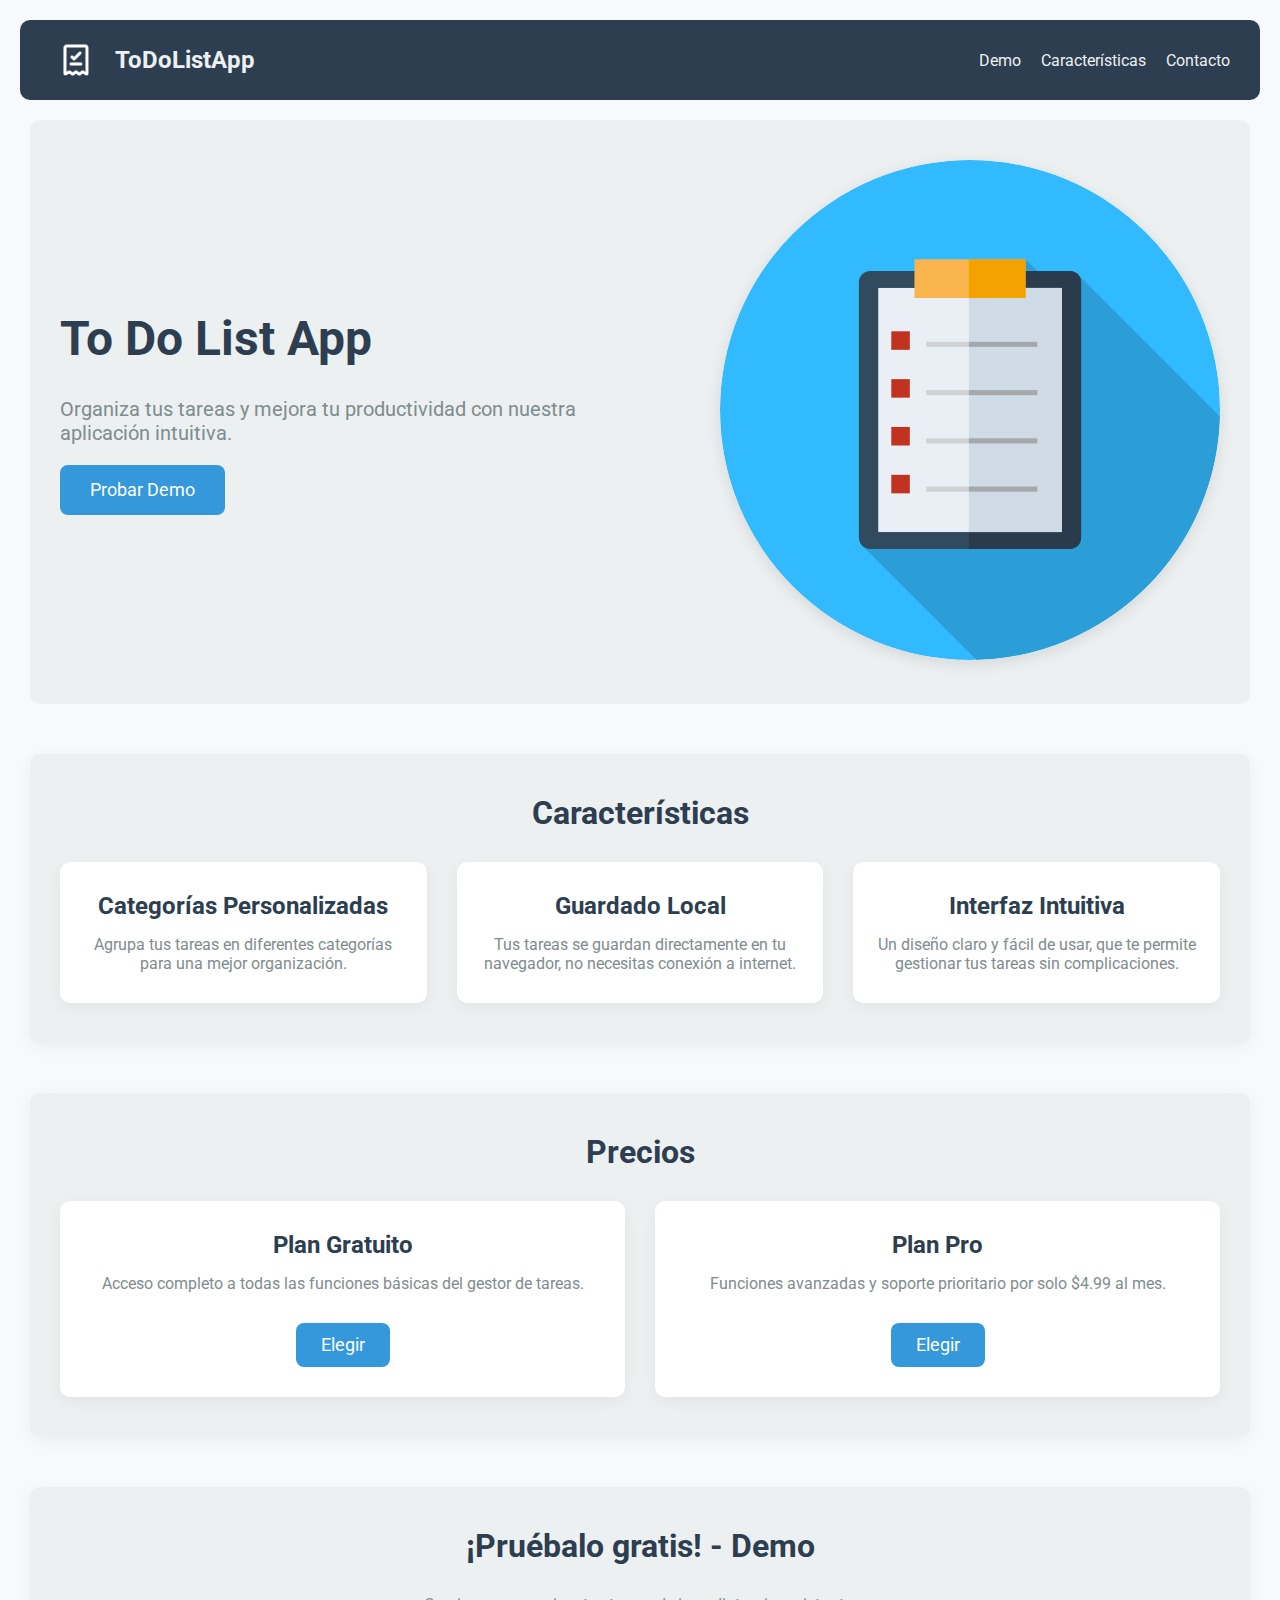
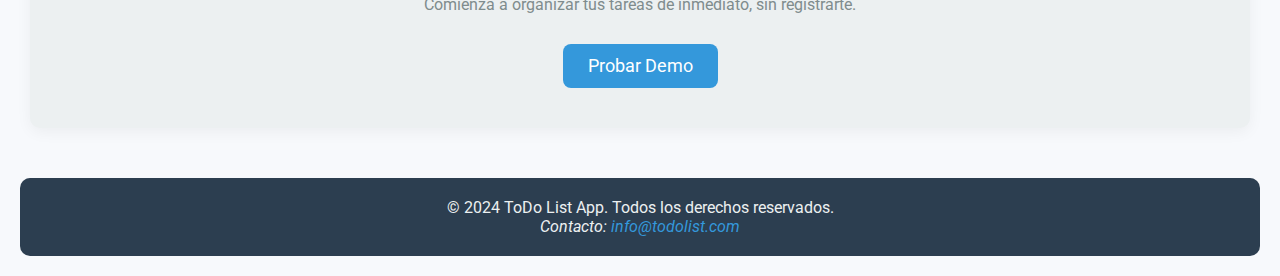
<file: index.html>
<!DOCTYPE html>
<html lang="en">

<head>
    <meta charset="UTF-8">
    <meta name="viewport" content="width=device-width, initial-scale=1.0">
    <title>ToDo List App</title>
    <link rel="stylesheet" href="assets/css/landing.css">
    <link href="https://fonts.googleapis.com/css2?family=Roboto:wght@400;700&display=swap" rel="stylesheet">
</head>

<body>
    <header>
        <nav>
            <div class="logo">
                <img src="assets/images/logo.png" alt="Logo" class="logo">
                ToDoListApp
            </div>
            <div class="nav-center">
                <ul>
                    <li><a href="#hero">Demo</a></li>
                    <li><a href="#features">Características</a></li>
                    <li><a href="#footer">Contacto</a></li>
                </ul>
            </div>
        </nav>
    </header>

    <main>
        <div class="hero" id="hero">
            <div class="hero-left-section">
                <div class="hero-title">
                    <h1>To Do List App</h1>
                </div>
                <div class="hero-desc">
                    <p>Organiza tus tareas y mejora tu productividad con nuestra aplicación intuitiva.</p>
                </div>
                <div class="hero-demo">
                    <button>Probar Demo</button>
                </div>
            </div>
            <div class="hero-right-section">
                <div class="hero-image">
                    <img src="assets/images/hero-image.svg" alt="Hero img">
                </div>
            </div>
        </div>

        <div class="div-contenedor"  id="features">
            <h1>Características</h1>
            <div class="div-features">
                <div class="feature">
                    <h2>Categorías Personalizadas</h2>
                    <p>Agrupa tus tareas en diferentes categorías para una mejor organización.</p>
                </div>
                <div class="feature">
                    <h2>Guardado Local</h2>
                    <p>Tus tareas se guardan directamente en tu navegador, no necesitas conexión a internet.</p>
                </div>
                <div class="feature">
                    <h2>Interfaz Intuitiva</h2>
                    <p>Un diseño claro y fácil de usar, que te permite gestionar tus tareas sin complicaciones.</p>
                </div>
            </div>
        </div>

        <div class="div-contenedor">
            <h1>Precios</h1>
            <div class="div-pricing">
                <div class="plan">
                    <h2>Plan Gratuito</h2>
                    <p>Acceso completo a todas las funciones básicas del gestor de tareas.</p>
                    <div class="pricing-button">
                        <button>Elegir</button>
                    </div>
                </div>
                <div class="plan">
                    <h2>Plan Pro</h2>
                    <p>Funciones avanzadas y soporte prioritario por solo $4.99 al mes.</p>
                    <div class="pricing-button">
                        <button>Elegir</button>
                    </div>
                </div>
            </div>
        </div>

        <div class="div-contenedor">
            <h1>¡Pruébalo gratis! - Demo</h1>
            <p class="demo-desc">Comienza a organizar tus tareas de inmediato, sin registrarte.</p>
            <div class="demo-button">
                <button>Probar Demo</button>
            </div>
        </div>
    </main>

    <footer id="footer">
        <p>&copy; 2024 ToDo List App. Todos los derechos reservados.</p>
        <address>
            <p>Contacto: <a href="mailto:info@todolist.com">info@todolist.com</a></p>
        </address>
    </footer>
</body>

<script src="assets/js/landing.js"></script>
</html>
</file>
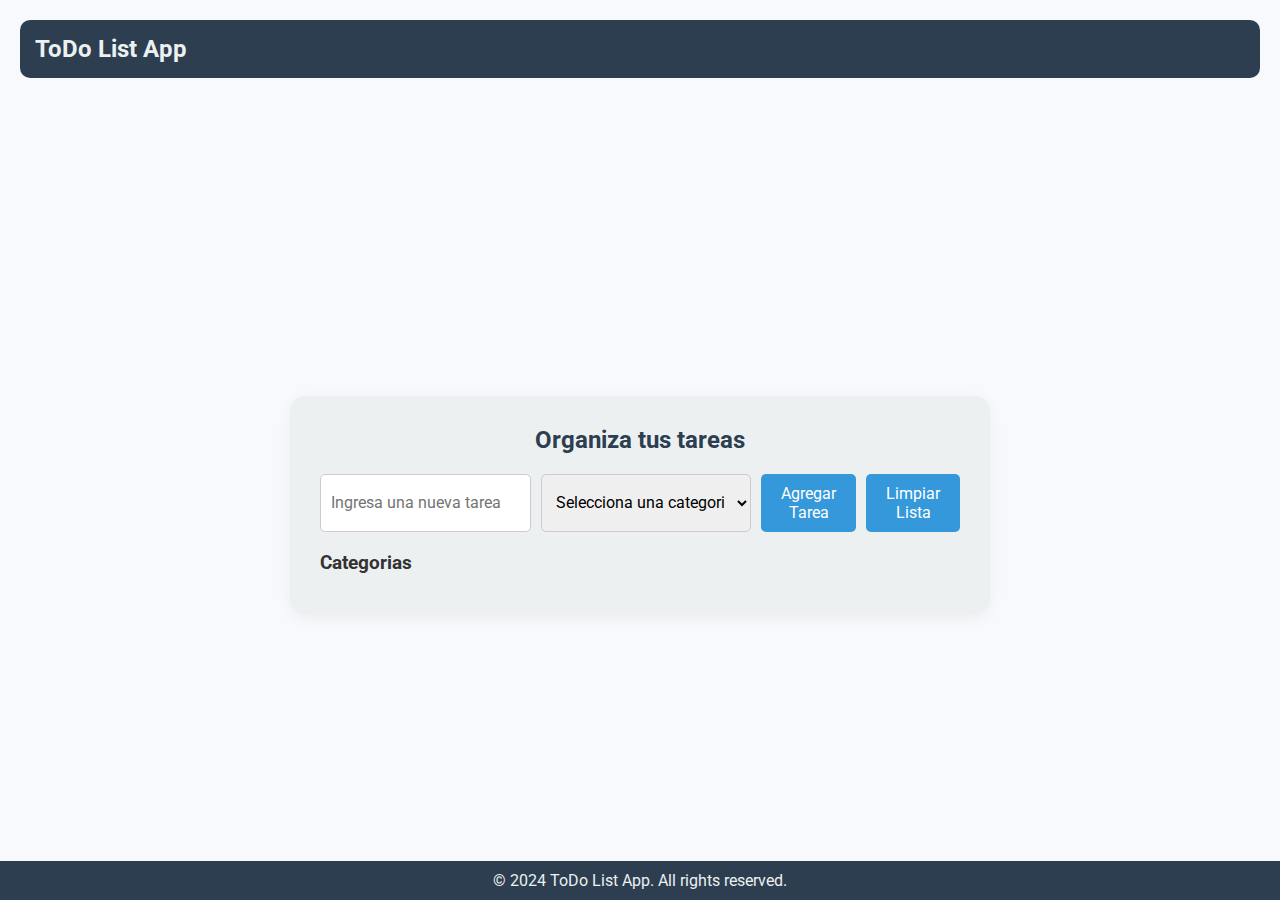
<file: app.html>
<!DOCTYPE html>
<html lang="en">
<head>
    <meta charset="UTF-8">
    <meta name="viewport" content="width=device-width, initial-scale=1.0">
    <title>ToDo List App</title>
    <link rel="stylesheet" href="assets/css/app.css">
    <link href="https://fonts.googleapis.com/css2?family=Roboto:wght@400;700&display=swap" rel="stylesheet">
</head>
<body>
    <header>
        <nav>
            <div class="logo">ToDo List App</div>
        </nav>
    </header>
    
    <main>
        <section class="todo-section">
            <div class="todo-container">
                <h2>Organiza tus tareas</h2>
                
                <!-- Formulario para agregar tareas -->
                <form id="todo-form">
                    <input type="text" id="todo-input" placeholder="Ingresa una nueva tarea" required/>
                    
                    <!-- Select para las categorías -->
                    <select id="category-select" required>
                        <option value="" disabled selected>Selecciona una categoria</option>
                        <option value="Work">Trabajo</option>
                        <option value="Personal">Personal</option>
                        <option value="Shopping">Shopping</option>
                    </select>

                    <button type="submit">Agregar Tarea</button>
                    <button id="clear-list-btn">Limpiar Lista</button>
                </form>

                <!-- Lista de tareas por categoría -->
                <div id="categories">
                    <h3>Categorias</h3>
                    <div id="category-lists"></div>
                </div>
            </div>
        </section>
    </main>

    <footer>
        <p>&copy; 2024 ToDo List App. All rights reserved.</p>
    </footer>

    <script src="assets/js/app.js"></script>
</body>
</html>
</file>
<file: assets/css/landing.css>
* {
    margin: 0;
    padding: 0;
    box-sizing: border-box;
    font-family: 'Roboto', sans-serif;
}

body {
    min-width: 700px;
    background-color: #f7f9fc;
    color: #333;
}

header {
    background-color: #2c3e50;
    padding: 15px 30px;
    border-radius: 10px;
    margin: 20px;
}

nav {
    display: flex;
    justify-content: space-between;
    align-items: center;
}

nav .logo {
    color: #ecf0f1;
    font-size: 1.5rem;
    font-weight: 700;
}

nav ul {
    list-style-type: none;
    display: flex;
    gap: 20px;
}

nav ul a {
    text-decoration: none;
    color: #ecf0f1;
    font-size: 1rem;
    transition: color 0.3s ease;
}

nav ul a:hover {
    color: #3498db;
}

main {
    padding: 0 30px;
}

.hero {
    display: flex;
    justify-content: space-between;
    align-items: center;
    background-color: #ecf0f1;
    padding: 40px 30px;
    border-radius: 10px;
    margin-bottom: 50px;
}

.hero-left-section {
    max-width: 50%;
    display: flex;
    flex-direction: column;
    justify-content: center;
    gap: 20px;
}

.hero-title h1 {
    font-size: 3rem;
    color: #2c3e50;
    margin-bottom: 10px;
}

.hero-desc p {
    font-size: 1.25rem;
    color: #7f8c8d;
}

.hero-demo button {
    padding: 15px 30px;
    background-color: #3498db;
    color: #fff;
    border: none;
    border-radius: 8px;
    cursor: pointer;
    font-size: 1.1rem;
    transition: background-color 0.3s ease;
}

.hero-demo button:hover {
    background-color: #2980b9;
}

.hero-right-section {
    display: flex;
    justify-content: center;
    align-items: center;
}

.hero-right-section img {
    max-width: 100%;
    height: auto;
    width: 500px;
    border-radius: 250px;
    box-shadow: 0 4px 15px rgba(0, 0, 0, 0.1);
}

.div-contenedor {
    background-color: #ecf0f1;
    padding: 40px 30px;
    border-radius: 10px;
    margin-bottom: 50px;
    box-shadow: 0 4px 15px rgba(0, 0, 0, 0.05);
}

.div-contenedor h1 {
    text-align: center;
    font-size: 2rem;
    color: #2c3e50;
    margin-bottom: 30px;
}

.div-features, .div-pricing {
    display: flex;
    justify-content: space-between;
    gap: 30px;
}

.feature, .plan {
    background-color: #fff;
    border-radius: 10px;
    padding: 30px 20px;
    flex: 1;
    text-align: center;
    box-shadow: 0 4px 15px rgba(0, 0, 0, 0.05);
    transition: transform 0.3s ease;
}

.feature:hover, .plan:hover {
    transform: translateY(-10px);
}

.feature h2, .plan h2 {
    font-size: 1.5rem;
    color: #2c3e50;
    margin-bottom: 15px;
}

.feature p, .plan p {
    color: #7f8c8d;
    font-size: 1rem;
}

.pricing-button, .demo-button {
    display: flex;
    justify-content: center;
    margin-top: 30px;
}

button {
    padding: 12px 25px;
    background-color: #3498db;
    color: #fff;
    border: none;
    border-radius: 8px;
    font-size: 1.1rem;
    cursor: pointer;
    transition: background-color 0.3s ease;
}

button:hover {
    background-color: #2980b9;
}

footer {
    background-color: #2c3e50;
    color: #ecf0f1;
    text-align: center;
    padding: 20px;
    border-radius: 10px;
    margin: 20px;
}

footer address a {
    color: #3498db;
    text-decoration: none;
    transition: color 0.3s ease;
}

footer address a:hover {
    color: #2980b9;
}

.demo-desc {
    text-align: center;
    color: #7f8c8d;
    font-size: 1rem;
}

.logo {
    display: flex; 
    align-items: center; 
    width: 50px; 
    height: auto; 
    margin-right: 15px;
}
</file>
<file: assets/css/app.css>
/* Reset y estilos básicos */
* {
  margin: 0;
  padding: 0;
  box-sizing: border-box;
  font-family: 'Roboto', sans-serif;
}

body {
  background-color: #f7f9fc;
  color: #333;
  display: flex;
  flex-direction: column;
  min-height: 100vh;
  height: 100%;
  margin: 0;
}

/* Ajustar el contenedor del todo list */
#app-container {
  display: flex;
  flex-direction: column;
  justify-content: flex-start;
  align-items: center;
  height: 100vh;
  padding: 20px;
  box-sizing: border-box;
}

header {
  background-color: #2c3e50;
  padding: 15px;
  display: flex;
  justify-content: space-between;
  align-items: center;
  border-radius: 10px;
  margin: 20px;
}

header .logo {
  color: #ecf0f1;
  font-size: 1.5rem;
  font-weight: 700;
}

nav ul {
  display: flex;
  list-style: none;
  gap: 20px;
}

nav ul li a {
  text-decoration: none;
  color: #ecf0f1;
  font-weight: 700;
}

main {
  flex: 1;
  display: flex;
  justify-content: center;
  align-items: center;
}

.todo-section {
  width: 100%;
  max-width: 700px;
  background-color: #ecf0f1;
  padding: 30px;
  border-radius: 15px;
  box-shadow: 0 4px 15px rgba(0, 0, 0, 0.05);
  margin-top: 50px;
}

.todo-container h2 {
  text-align: center;
  color: #2c3e50;
  margin-bottom: 20px;
}

#todo-form {
  display: flex;
  justify-content: space-between;
  gap: 10px;
  margin-bottom: 20px;
}

#todo-form input,
#todo-form select {
  width: 60%;
  padding: 10px;
  border: 1px solid #ccc;
  border-radius: 5px;
  font-size: 1rem;
}

#todo-form button {
  background-color: #3498db;
  border: none;
  padding: 10px 20px;
  color: white;
  font-size: 1rem;
  border-radius: 5px;
  cursor: pointer;
  transition: background-color 0.3s ease;
}

#todo-form button:hover {
  background-color: #2980b9;
}

#categories {
  margin-top: 20px;
}

#categories h3 {
  margin-bottom: 10px;
  color: #333;
}

#category-lists {
  display: flex;
  flex-direction: column;
  gap: 20px;
  flex-grow: 1;
  width: 100%;
  max-width: 800px;
  overflow-y: auto; /* Habilitar scroll si hay muchas tareas */
}

.category-list {
  background-color: #ecf0f1;
  padding: 15px;
  border-radius: 10px;
  box-shadow: 0 4px 15px rgba(0, 0, 0, 0.05);
}

.category-list h4 {
  color: #2c3e50;
  margin-bottom: 10px;
}

.todo-list {
  list-style: none;
  padding: 0;
}

.todo-list li {
  background-color: #fff;
  padding: 10px;
  border-radius: 5px;
  margin-bottom: 10px;
  display: flex;
  justify-content: space-between;
  align-items: center;
  box-shadow: 0 2px 5px rgba(0, 0, 0, 0.1);
}

.todo-list li.completed {
  text-decoration: line-through;
  color: gray;
  background-color: #d4f4dd;
}

.todo-actions button {
  background-color: #e74c3c;
  border: none;
  padding: 5px 10px;
  color: white;
  font-size: 0.9rem;
  border-radius: 5px;
  cursor: pointer;
  margin-left: 10px;
  transition: background-color 0.3s ease;
}

.todo-actions button:hover {
  background-color: #c0392b;
}

footer {
  background-color: #2c3e50;
  color: #ecf0f1;
  padding: 10px;
  text-align: center;
}
</file>
